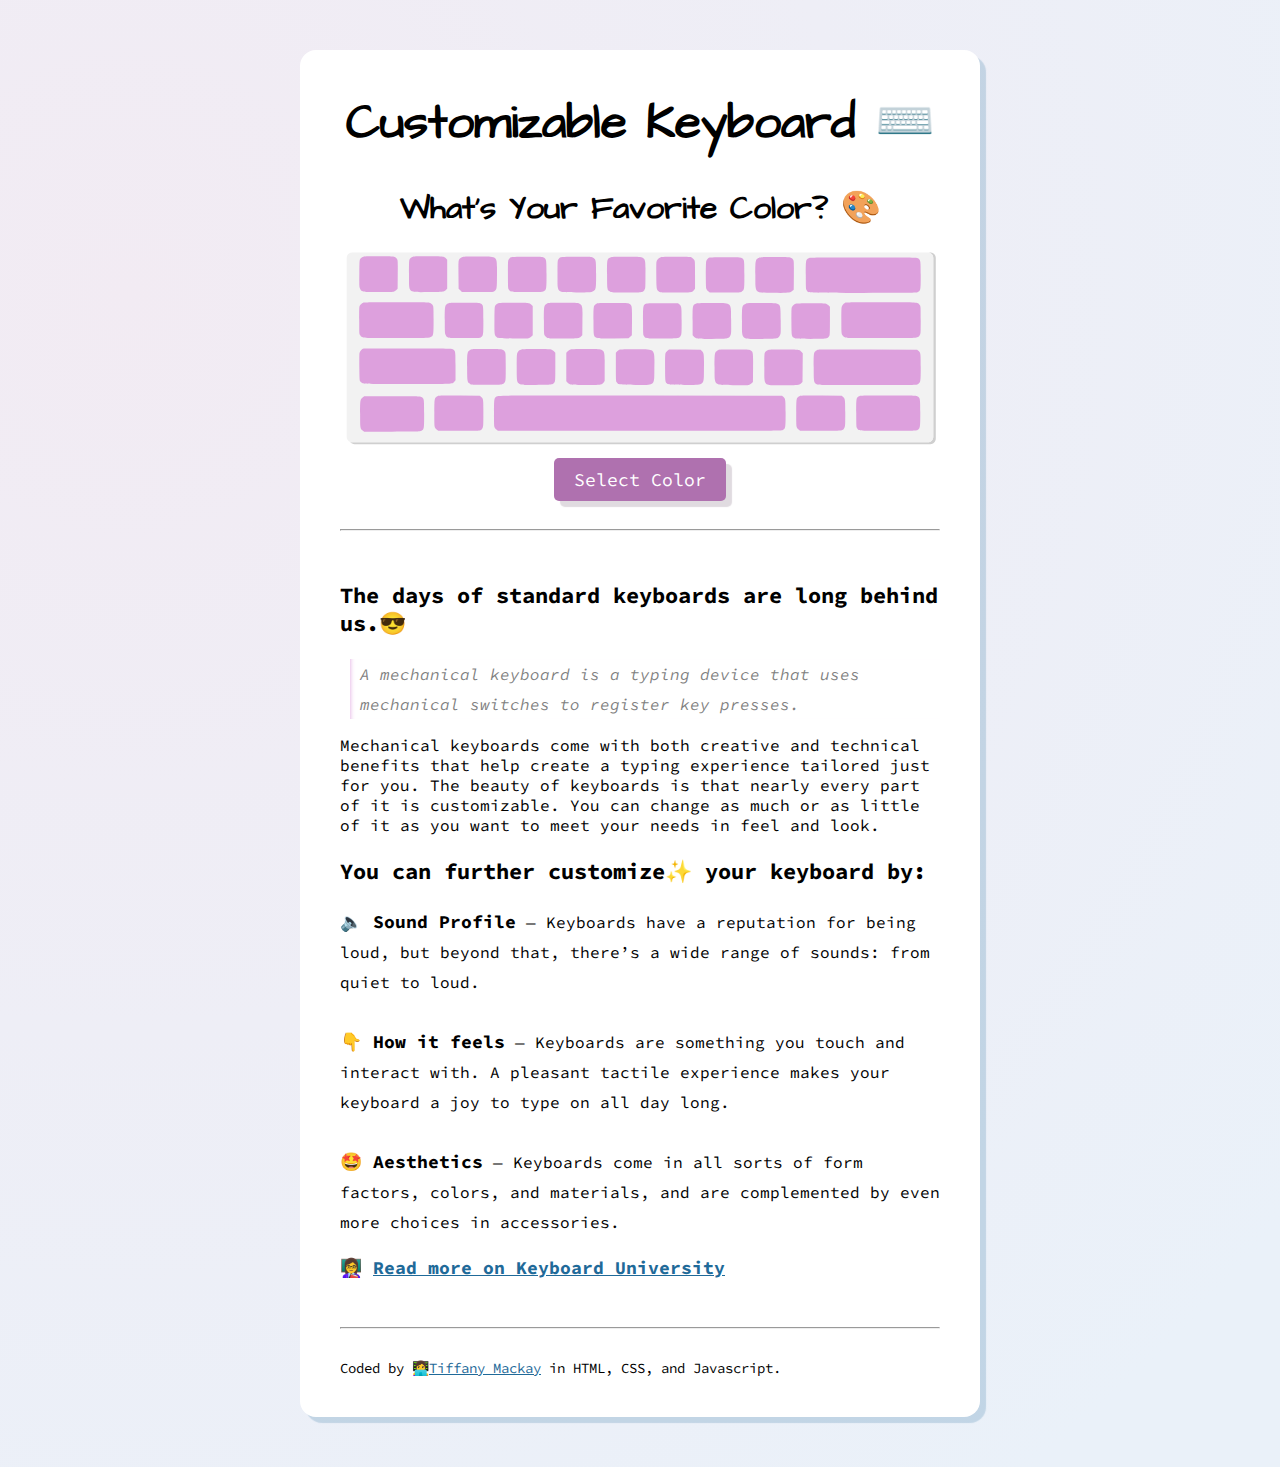
<file: index.html>
<!DOCTYPE html>
<html lang="en">
<head>
    <meta charset="UTF-8">
    <meta http-equiv="X-UA-Compatible" content="IE=edge">
    <meta name="viewport" content="width=device-width, initial-scale=1.0">
    <link rel="preconnect" href="https://fonts.googleapis.com">
    <link rel="preconnect" href="https://fonts.gstatic.com" crossorigin>
    <link href="https://fonts.googleapis.com/css2?family=Architects+Daughter&family=Source+Code+Pro&display=swap" rel="stylesheet">
    <link href="/styles.css" rel="stylesheet">
    <title>Your Custom Keyboard</title>
</head>
<body>
    <div class="container">
        <h1>Customizable Keyboard ⌨️ </h1>
        <br>
        <h2>What's Your Favorite Color? 🎨</h2>
        <svg id="test" xmlns="http://www.w3.org/2000/svg" viewBox="0 0 1338.55 474.93"><defs/><path d="M1317.2 25.73h-5.58c6.6 0 12 5.4 12 12V437.2c0 6.6-5.4 12-12 12H26.94c-1.42 0-2.78-.26-4.05-.72 2.19 2.98 5.69 4.93 9.63 4.93h1284.67c6.6 0 12-5.45 12.01-12.12V37.85c0-6.67-5.4-12.12-12-12.12z" fill="#cfcfcf"/><path d="M1311.62 449.2c6.6 0 12-5.4 12-12V37.73c0-6.6-5.4-12-12-12H26.94c-6.6 0-12 5.4-12 12V437.2c0 5.18 3.33 9.61 7.95 11.28 1.27.46 2.63.72 4.05.72h1284.68z" fill="#f2f2f2"/><g><path id="keys" d="M50.95 112.21c3.91 1.63 6.56 1.82 34.55 1.82 17.03 0 31.9-.36 33.86-.91 1.86-.45 4.7-2.18 6.36-3.72l2.84-2.72.29-31.77c.29-30.78.2-31.96-1.76-34.86-3.82-5.72-4.99-5.9-40.81-5.9-28.58 0-32.49.18-35.43 1.63-1.86.82-4.31 2.72-5.38 4.09-1.96 2.45-2.06 3.9-2.35 32.5-.29 28.23-.2 30.14 1.66 33.95 1.57 3.26 2.84 4.53 6.17 5.89zM196.38 114.03c34.16 0 35.53-.18 40.32-4.99l2.45-2.45v-65l-2.45-2.45c-4.8-4.81-6.17-4.99-40.32-4.99-28.19 0-32 .18-34.94 1.63-1.86.82-4.31 2.72-5.38 4.09-1.96 2.53-2.06 3.62-2.06 34.21 0 43.31-3.62 39.95 42.38 39.95zM264.59 106.77l3.72 3.36 3.62 3.45 34.06.27c31.51.18 34.16.09 37.29-1.45 6.75-3.36 6.95-4.27 6.95-38.31 0-42.67 3.33-39.4-41.1-39.67-16.93-.09-32.3.18-33.96.54-4.8 1.18-8.12 3.54-9.69 6.99-1.17 2.63-1.37 8.62-1.17 33.95l.28 30.87zM417.85 114.03c31.81 0 33.57-.09 36.6-1.82 6.17-3.54 6.36-4.72 6.36-37.68 0-32.95-.2-34.13-6.36-37.68-3.03-1.72-4.8-1.82-36.8-1.82-27.4.09-34.16.27-36.31 1.36-1.37.73-3.52 2.72-4.6 4.45-1.96 2.91-2.06 4.18-2.06 33.77 0 28.96.1 30.96 1.96 33.68 3.63 5.65 4.22 5.74 41.21 5.74zM526.88 114.76c32 .27 32.3.18 36.6-1.82 7.83-3.72 7.93-4.09 7.93-37.95 0-32.95-.2-33.77-6.75-37.86-3.33-2.09-3.62-2.09-36.21-2.09-28.09 0-33.37.27-36.02 1.45-1.76.82-4.11 2.81-5.19 4.45-1.86 2.81-1.96 4.45-1.96 33.68 0 43.22-3.62 39.77 41.6 40.14zM602.92 113.21c3.33 1.63 6.07 1.72 35.62 1.72 35.33 0 36.5-.18 40.81-5.81 2.15-2.81 2.15-3.18 2.15-34.13 0-43.3 3.52-39.94-42.77-39.94-29.65 0-31.9.09-35.53 1.82-7.34 3.36-7.34 3.18-7.34 38.13.02 34.85.02 34.85 7.06 38.21zM712.63 113.12c2.94 1.72 5.09 1.82 36.21 1.82 36.41 0 36.6 0 41.01-5.63l2.25-3V75.26c0-29.87-.1-31.14-2.06-33.5-1.08-1.36-3.23-3.36-4.7-4.36-2.54-1.82-4.01-1.91-34.65-2.09-17.71-.09-33.37.18-35.04.73-4.5 1.18-8.91 6.26-9.69 10.98-.29 2.18-.49 16.16-.29 31.14.31 30.24.6 31.42 6.96 34.96zM821.56 112.12l3.43 2.81h33.96c32 0 34.16-.09 37.09-1.82 6.07-3.36 6.17-3.99 6.17-37.68 0-33.68-.1-34.32-6.17-37.68-2.94-1.72-5.09-1.82-36.41-1.72-18.3 0-34.16.36-35.23.82-3.03 1.09-6.26 4.81-7.34 8.26-1.27 4.09-1.27 56.56 0 60.92.58 1.83 2.54 4.55 4.5 6.09zM965.82 115.66c35.43.36 38.17.09 42.96-3.9l3.52-3 .29-32.14c.2-30.14.1-32.23-1.66-34.86-3.72-5.63-5.19-5.81-41.5-5.81-32.39 0-32.69 0-36.02 2.09-6.56 4.09-6.75 4.99-6.75 37.68.01 42.3-2.73 39.58 39.16 39.94zM1167.52 115.84c117.15 0 118.62 0 121.75-1.82 6.17-3.54 6.36-4.72 6.36-37.68 0-32.95-.2-34.13-6.36-37.68-3.13-1.82-4.6-1.82-121.94-1.82-116.07 0-118.91.09-121.94 1.82-6.07 3.36-6.17 3.99-6.17 37.86 0 28.87.1 30.87 1.96 33.59 4.01 6.1-4.6 5.73 126.34 5.73zM125.62 216.61c68.12 0 71.64-.09 75.55-1.72 7.54-3.27 7.63-3.54 7.63-38.22 0-28.78-.1-30.59-1.96-33.5-1.08-1.63-3.52-3.81-5.38-4.72-3.23-1.63-7.05-1.72-75.36-1.72-66.55 0-72.23.09-75.36 1.63-1.86.82-4.4 2.91-5.58 4.63-2.25 3.09-2.25 3.36-2.25 33.68s0 30.59 2.25 33.68c4.71 6.54.79 6.26 80.46 6.26zM1126.22 214.7c3.91 1.91 5.09 1.91 81.03 1.91 86.03 0 81.43.36 86.12-6.26 2.25-3.09 2.25-3.36 2.25-33.68s0-30.59-2.25-33.68c-4.69-6.63-.09-6.27-86.31-6.27-73.01 0-77.51.09-80.74 1.63-2.15 1.09-4.31 3.18-5.58 5.63-2.15 3.9-2.25 4.72-2.25 32.68 0 26.15.2 28.96 1.86 32.41 1.37 2.72 3.03 4.36 5.87 5.63zM233.76 177.03c0 27.05.1 29.23 1.96 32.77 3.62 6.9 3.23 6.81 41.89 6.81 33.18 0 34.25-.09 36.8-1.91 5.38-3.9 5.48-4.54 5.48-37.58 0-33.68-.1-34.32-6.17-37.68-2.94-1.72-5.09-1.82-36.5-1.82-33.08 0-33.37 0-36.7 2.09-6.56 4.1-6.76 5-6.76 37.32zM346.9 143.35c-1.96 2.45-2.06 3.9-2.35 33.14-.29 33.77-.1 34.5 5.97 38.67 2.64 1.82 4.21 1.91 34.74 2.18 20.36.18 33.28 0 35.43-.64 1.96-.54 4.8-2.18 6.36-3.72l2.94-2.81v-65.09l-2.45-2.45c-4.99-4.99-5.19-4.99-39.83-4.99-28.68 0-32.49.18-35.43 1.63-1.86.81-4.3 2.72-5.38 4.08zM454.95 177.76c0 28.6.1 30.41 1.96 33.23 1.08 1.63 3.33 3.72 5.09 4.72 3.03 1.72 4.99 1.82 35.82 1.82 35.13 0 35.33 0 40.32-4.99l2.45-2.45.29-31.41c.29-44.12 3.91-40.49-41.4-40.76-17.71-.09-33.57.18-35.13.64-1.47.45-3.62 1.54-4.7 2.45-4.61 3.79-4.7 4.79-4.7 36.75zM565.54 177.76c0 33.86.2 34.77 6.95 38.13 3.13 1.54 5.77 1.63 37.29 1.45l34.06-.27 3.62-3.45 3.72-3.36.29-30.87c.29-34.32.1-35.68-6.07-39.13-2.84-1.63-5.48-1.72-36.8-1.72-31.81 0-33.96.09-36.9 1.82-6.07 3.36-6.16 3.99-6.16 37.4zM676.13 178.21c0 28.87.1 30.87 1.96 33.59 3.62 5.63 4.21 5.72 41.1 5.72 37.58 0 37.58 0 41.2-6.54 1.76-3.09 1.86-5.63 1.86-32.5 0-31.5-.2-32.77-5.38-37.22l-2.64-2.27-34.35-.27c-32.79-.18-34.65-.09-37.58 1.54-6.08 3.55-6.17 4.09-6.17 37.95zM786.72 178.67v31.41l2.64 3c4.8 5.17 5.97 5.36 40.13 5.36 28.77 0 31.42-.18 35.33-1.82 3.33-1.36 4.6-2.63 6.17-5.9 1.86-3.9 1.96-5.72 1.66-33.95-.39-41.4 3.23-38.22-43.36-38.22-28.09 0-32.69.27-35.62 1.54-6.95 3.17-6.95 3.35-6.95 38.58zM896.82 178.49c0 43.12-3.43 39.94 43.06 39.94 36.99 0 37.29-.09 41.4-7.35 2.15-3.99 2.25-4.27 1.96-33.5-.29-33.59-.39-34.13-7.93-37.31-3.72-1.54-6.75-1.72-35.43-1.72-29.36 0-31.61.09-35.23 1.82-7.83 3.53-7.83 3.71-7.83 38.12zM1007.8 148.53c-.69 2-.88 13.8-.69 32.23.29 32.23.29 32.14 6.95 35.86 2.94 1.72 5.19 1.82 36.21 1.82 36.5 0 37.19-.09 40.81-5.72 1.86-2.72 1.96-4.72 1.96-34.5v-31.5l-3.23-3.27c-2.25-2.36-4.4-3.45-7.54-4.09-5.28-.91-58.62-.91-63.91.09-4.59.82-9.19 4.81-10.56 9.08zM50.85 317.57c3.13 1.54 9.88 1.63 99.53 1.63 105.7 0 100.51.27 105.01-5.54l2.35-3.09v-31.32c0-34.41.1-33.86-6.17-37.86-2.54-1.54-7.54-1.63-99.53-1.72-53.34-.09-97.87.09-99.14.27-3.91.73-8.81 6.08-9.49 10.44-.29 2.18-.49 16.61-.29 32.23.29 26.96.39 28.42 2.35 30.87 1.07 1.36 3.52 3.27 5.38 4.09zM367.84 314.39c1.86-2.72 1.96-4.81 1.96-33.68 0-29.23-.1-30.87-1.96-33.68-3.82-5.72-4.99-5.9-41.4-5.9-32.39 0-32.69 0-36.02 2.09-6.56 4.09-6.75 4.9-6.75 37.86 0 33.05.2 33.95 6.95 37.68 3.13 1.72 5.09 1.82 36.6 1.82 37-.02 36.51.07 40.62-6.19zM470.8 242.02c-4.21-1.08-62.05-1.08-65.87-.08-4.89 1.45-6.95 3-8.81 6.72-1.66 3.45-1.86 6.35-1.86 32.86 0 32.41.2 33.32 6.75 37.4 3.33 2.09 3.62 2.09 36.02 2.09 36.31 0 37.78-.18 41.5-5.81 1.76-2.63 1.86-5.08 1.86-34.32v-31.5l-3.03-3.18c-1.66-1.82-4.6-3.63-6.56-4.18zM547.92 241.13c-24.27.09-32.49.36-34.74 1.27-1.66.64-4.21 2.54-5.68 4.09l-2.64 3v63.18l2.64 3c4.8 5.17 5.97 5.36 40.42 5.36 34.74 0 36.11-.18 40.22-5.54l2.35-3.09v-31.5c0-43.13 3.62-39.77-42.57-39.77zM624.65 242.12c-1.76.45-4.5 2.27-6.17 3.99l-3.03 3.27v31.5c0 29.96.1 31.68 1.96 34.5 3.62 5.45 5.19 5.63 41.3 5.63 45.9 0 42.28 3.27 42.67-38.4.39-43.94 3.43-40.94-41.89-41.22-17.52-.08-33.18.19-34.84.73zM769.3 242.22l-35.23-.27-3.52 2.91c-2.15 1.72-3.91 4.18-4.5 6.35-.69 2.36-.98 14.07-.78 32.41.29 31.96.29 31.87 6.95 35.59 2.94 1.72 5.19 1.82 36.41 1.82 46.39 0 42.96 2.81 43.36-35.41.39-32.77.1-35.41-4.21-39.85l-3.23-3.27-35.25-.28zM879.11 242.03c-33.08 0-33.37 0-36.7 2.09-6.56 4.09-6.75 4.99-6.75 37.31 0 42.76-2.94 39.94 41.3 40.31 19.28.18 32.49-.09 34.74-.64 2.15-.54 5.09-2.27 6.66-3.72l2.94-2.81.29-31.68c.29-35.13.2-35.59-5.97-39.04-2.95-1.73-5.1-1.82-36.51-1.82zM989.6 242.03c-28.68 0-32.49.18-35.43 1.63-1.86.82-4.31 2.72-5.38 4.09-1.96 2.54-2.06 3.63-2.06 34.23 0 43.3-3.62 39.94 42.38 39.94 34.16 0 35.53-.18 40.32-4.99l2.45-2.45.29-32.05.29-32.05-2.64-2.81c-4.99-5.54-4.99-5.54-40.22-5.54zM1061.92 245.12c-4.99 4.18-5.09 4.72-5.09 36.59 0 33.32.2 34.32 6.85 37.95 3.43 1.82 4.6 1.82 112.55 1.82s109.12 0 112.55-1.82c6.66-3.63 6.85-4.63 6.85-37.95 0-32.14 0-32.32-5.38-36.95l-2.64-2.27-110.2-.18c-60.68-.09-110.98.09-111.77.36s-2.54 1.36-3.72 2.45zM314.5 347.34l-2.64-2.27-45.61-.27c-43.94-.18-45.8-.09-48.84 1.54-6.66 3.81-6.66 3.72-6.95 35.59-.2 18.61.1 30.05.78 32.41.59 2.27 2.35 4.72 4.4 6.45l3.52 2.81h45.51c51.09 0 49.62.18 53.34-6.54 1.76-3.09 1.86-5.63 1.86-32.95.02-31.96.02-32.14-5.37-36.77zM988.82 347.34l-2.64-2.27-316.21-.18c-312.2-.27-316.31-.27-319.44 1.54-6.66 3.72-6.66 3.63-6.95 35.59-.2 18.34.1 30.05.78 32.41.59 2.18 2.35 4.63 4.4 6.35l3.52 2.81h316.21c315.33 0 316.21 0 319.34-1.82 6.17-3.54 6.36-4.72 6.36-37.13.01-31.58-.19-32.85-5.37-37.3zM1121.92 347.34l-2.64-2.27-45.61-.27c-43.94-.18-45.8-.09-48.84 1.54-6.66 3.81-6.66 3.72-6.95 35.68-.2 18.34.1 30.05.78 32.41.59 2.18 2.35 4.63 4.4 6.35l3.52 2.81h45.51c51.38 0 49.52.27 53.24-6.81 1.86-3.54 1.96-5.72 1.96-32.5.01-31.22-.19-32.58-5.37-36.94zM1287.7 346.25c-3.13-1.54-7.14-1.63-64.98-1.63-59.41 0-61.75.09-64.79 1.82-6.07 3.36-6.17 3.99-6.17 37.86 0 28.87.1 30.87 1.96 33.59 3.82 5.9 1.27 5.72 69.68 5.72 58.92 0 62.15-.09 64.98-1.72 6.07-3.36 6.26-4.9 6.26-37.95.01-33.33-.18-34.33-6.94-37.69zM181.6 348.25c-3.03-1.72-5.38-1.82-65.47-1.82H53.88l-3.23 2.45c-5.58 4.36-5.77 5.54-5.77 37.04s.2 32.68 5.77 37.04l3.23 2.45h62.24c60.09 0 62.44-.09 65.47-1.82 6.07-3.36 6.17-3.99 6.17-37.68s-.09-34.3-6.16-37.66z"/></g></svg>
        <button>Select Color</button>
        <br>
        <hr>
        <br>
        <h3>The days of standard keyboards are long behind us.😎 </h3>
        <aside>
            <p>A mechanical keyboard is a typing device that uses mechanical switches to register key presses.
            </p>
        </aside>
            Mechanical keyboards come with both creative and technical benefits that help create a typing experience tailored just for you. 
            The beauty of keyboards is that nearly every part of it is customizable. 
            You can change as much or as little of it as you want to meet your needs in feel and look.     
        <h3>You can further customize✨ your keyboard by:</h3>
        <p>
            <strong>🔈 Sound Profile</strong> — Keyboards have a reputation for being loud, but beyond that, there’s a wide range of sounds: from quiet to loud.
            <br>
            <br>
            <strong>👇 How it feels</strong> — Keyboards are something you touch and interact with. A pleasant tactile experience makes your keyboard a joy to type on all day long.
            <br>
            <br>
            <strong>🤩 Aesthetics</strong> — Keyboards come in all sorts of form factors, colors, and materials, and are complemented by even more choices in accessories.
        </p>
        <p><strong>👩‍🏫 </strong>
            <a href="https://keyboard.university/100-courses/intro-to-mechanical-keyboards" target="_blank">
                <strong>Read more on Keyboard University</strong>
            </a>
        </p>  
        <br>
        <hr>
        <br>   
        <span>Coded by 👩‍💻<a href="https://www.instagram.com/uxdevwithtiff/" target="_blank">Tiffany Mackay</a> in HTML, CSS, and Javascript.</span>
    </div>
    <script src="/script.js"></script>
</body>
</html>
</file>
<file: styles.css>
body {
    display: block;
    text-align: left;
    margin: 0 auto;
    background: radial-gradient(circle at 10% 20%, rgb(242, 235, 243) 0%, rgb(234, 241, 249) 90.1%);
    font-family: 'Source Code Pro', monospace;
}
div {
    display: block;
}

h1 {
    text-align: center;
    font-size: 48px;
    margin: 0px;
    font-family: 'Architects Daughter', cursive;
}
h2 {
    font-size: 32px;
    text-align: center;
    font-family: 'Architects Daughter', cursive;
    margin: 10px;
}
h3 {
    font-family: 'Source Code Pro', monospace;
    font-size: 22px;
}
p {
    font-size: 16px;
    line-height: 30px;
}
aside {
    box-shadow: inset 5px 0 5px -5px plum;
    font-style: italic;
    padding-left: 10px;
    margin-left: 10px;
    color:grey;
}
a {
    cursor: pointer;
    text-decoration: underline;
    color: #1F6A99;
}
button {
    background-color: rgb(175, 113, 175);
    margin: 0 auto;
    display: block;
    padding: 10px 20px;
    border-radius: 5px;
    color: #fff;
    font-family: 'Source Code Pro', monospace;
    transition: all 200ms ease;
    font-size: 18px;
    cursor:pointer;
    outline: none;
    border: 0;
    box-shadow: 6px 6px 1px rgba(102, 77, 102, .2);
}
button:hover {
    transition: 0.3s ease;
    background-color: rgb(31, 107, 155);
}
button:active {
    background-color: #1F6A99;
    box-shadow: 0 5px #eee;
    transform: translateY(4px);
}
strong {
    font-weight:bolder;
    font-size: 18px;
}
span {
    font-size: 14px;
}
.container {
    max-width: 600px;
    margin: 50px auto;
    padding: 40px;
    border-radius: 16px;
    background-color: #fff;
    box-shadow:  6px 6px 1px rgb(31, 107, 155, .2);
}
#keys {
    fill:rgb(221, 160, 221)
    ;
}
</file>
